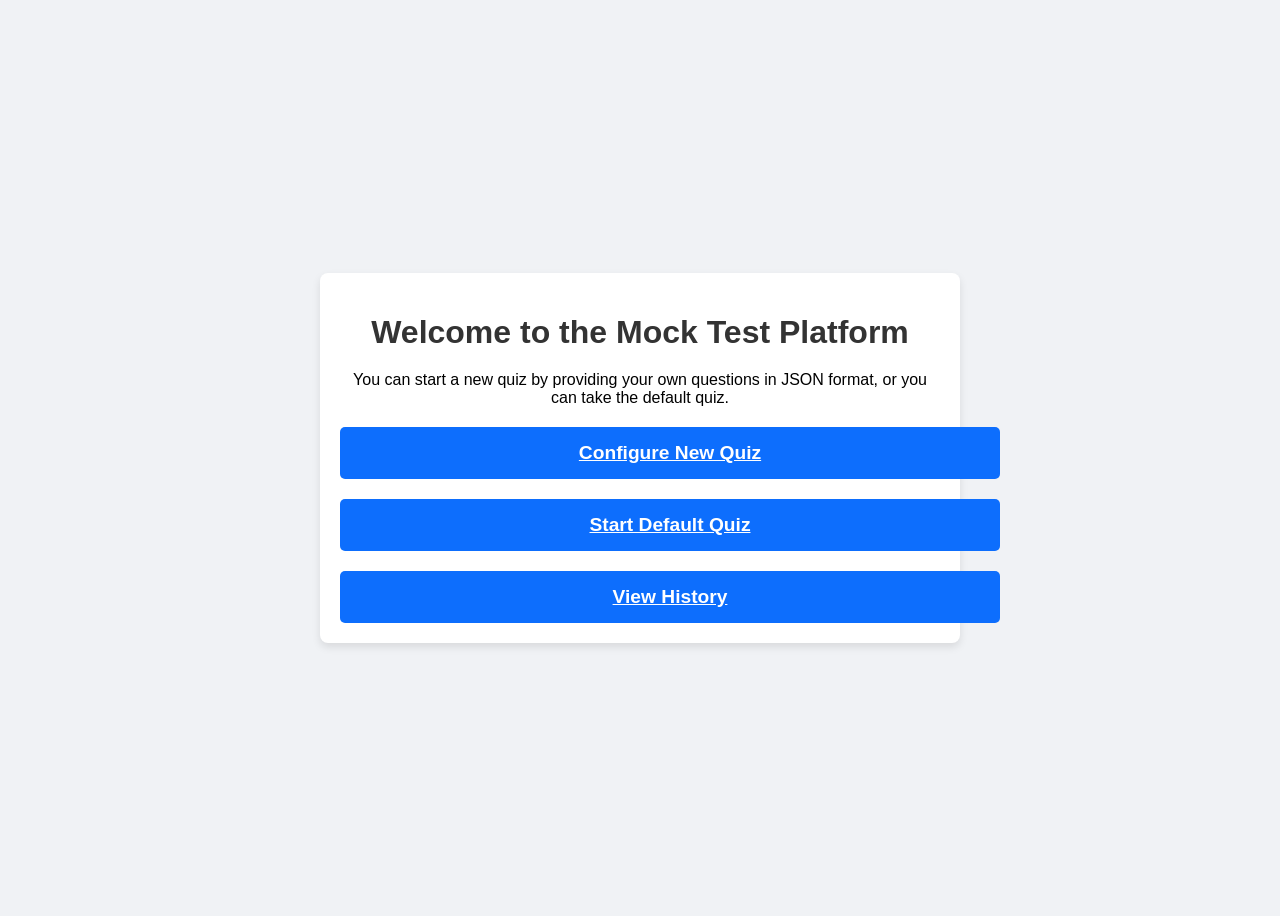
<file: index.html>
<!DOCTYPE html>
<html lang="en">
<head>
    <meta charset="UTF-8">
    <meta name="viewport" content="width=device-width, initial-scale=1.0">
    <title>Welcome to the Mock Test</title>
    <link rel="stylesheet" href="style.css">
    <style>
        body {
            display: flex;
            justify-content: center;
            align-items: center;
            height: 100vh;
            text-align: center;
        }
        .container {
            max-width: 600px;
        }
        .start-btn {
            margin-top: 20px;
            padding: 15px 30px;
            font-size: 1.2em;
        }
    </style>
</head>
<body>
    <div class="container">
        <h1>Welcome to the Mock Test Platform</h1>
        <p>You can start a new quiz by providing your own questions in JSON format, or you can take the default quiz.</p>
        <a href="settings.html" class="start-btn">Configure New Quiz</a>
        <a href="quiz.html" class="start-btn">Start Default Quiz</a>
        <a href="history.html" class="start-btn">View History</a>
    </div>
</body>
</html>
</file>
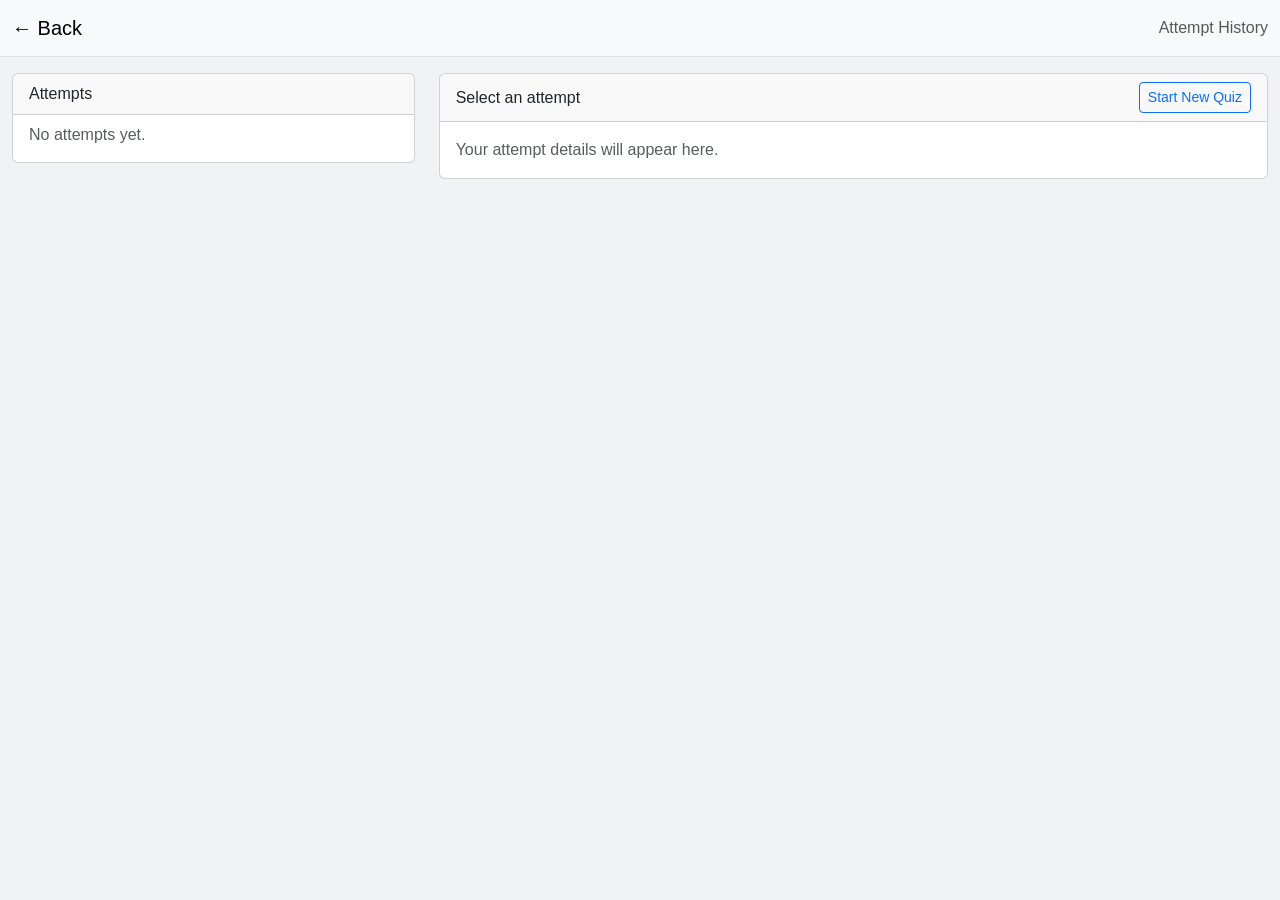
<file: history.html>
<!DOCTYPE html>
<html lang="en">
<head>
  <meta charset="UTF-8" />
  <meta name="viewport" content="width=device-width, initial-scale=1.0" />
  <title>Quiz Attempt History</title>
  <link href="https://cdn.jsdelivr.net/npm/bootstrap@5.3.2/dist/css/bootstrap.min.css" rel="stylesheet">
  <link rel="stylesheet" href="style.css">
</head>
<body>
  <nav class="navbar navbar-light bg-light border-bottom mb-3">
    <div class="container-fluid">
      <a class="navbar-brand" href="index.html">← Back</a>
      <span class="navbar-text">Attempt History</span>
    </div>
  </nav>

  <div class="container-fluid">
    <div class="row">
      <div class="col-md-4 mb-3">
        <div class="card h-100">
          <div class="card-header">Attempts</div>
          <div class="list-group list-group-flush" id="attempts-list">
            <!-- Attempts populated by JS -->
          </div>
        </div>
      </div>
      <div class="col-md-8">
        <div class="card">
          <div class="card-header d-flex justify-content-between align-items-center">
            <span id="attempt-title">Select an attempt</span>
            <a id="retake-link" href="quiz.html" class="btn btn-sm btn-outline-primary">Start New Quiz</a>
          </div>
          <div class="card-body" id="attempt-details">
            <p class="text-muted mb-0">Your attempt details will appear here.</p>
          </div>
        </div>
      </div>
    </div>
  </div>

  <script src="https://cdn.jsdelivr.net/npm/bootstrap@5.3.2/dist/js/bootstrap.bundle.min.js"></script>
  <script src="history.js"></script>
</body>
</html>
</file>
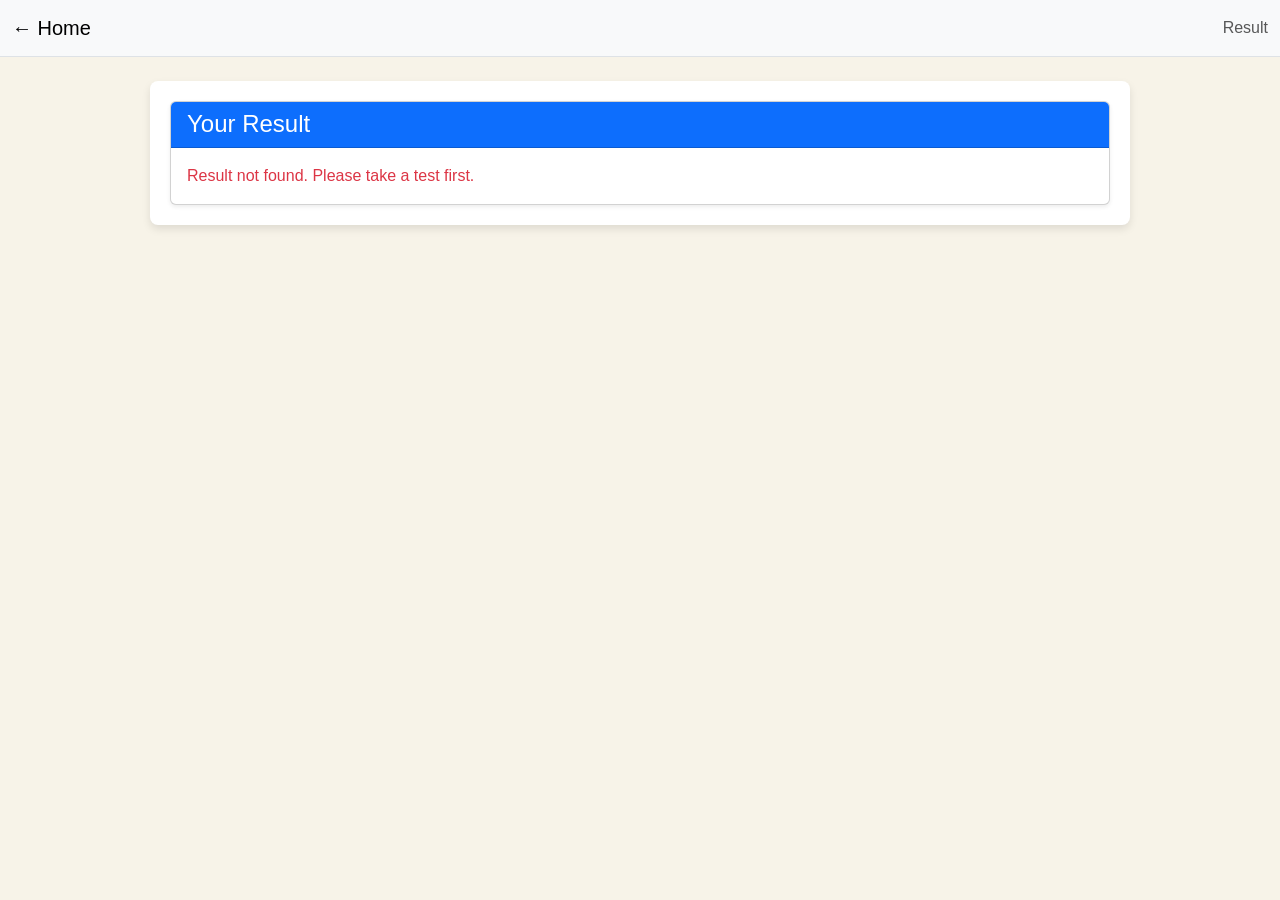
<file: result.html>
<!DOCTYPE html>
<html lang="en">
<head>
  <meta charset="UTF-8" />
  <meta name="viewport" content="width=device-width, initial-scale=1.0" />
  <title>Test Result</title>
  <link href="https://cdn.jsdelivr.net/npm/bootstrap@5.3.2/dist/css/bootstrap.min.css" rel="stylesheet">
  <link rel="stylesheet" href="style.css">
  <style>
    body{background: #f7f3e8}
    .result-card{max-width: 980px; margin: 24px auto}
  </style>
</head>
<body>
  <nav class="navbar navbar-light bg-light border-bottom">
    <div class="container-fluid">
      <a class="navbar-brand" href="index.html">← Home</a>
      <span class="navbar-text">Result</span>
    </div>
  </nav>

  <div class="container result-card">
    <div id="result-container" class="card shadow-sm">
      <div class="card-header bg-primary text-white">
        <h4 class="mb-0">Your Result</h4>
      </div>
      <div class="card-body">
        <p class="text-muted">Loading...</p>
      </div>
    </div>
  </div>

  <script>
    (function(){
      function byId(id){return document.getElementById(id)}
      function qs(sel, scope){return (scope||document).querySelector(sel)}
      function formatTime(seconds){
        const m=Math.floor(seconds/60), s=seconds%60; return `${String(m).padStart(2,'0')}:${String(s).padStart(2,'0')}`;
      }
      function getAttempts(){
        try { return JSON.parse(localStorage.getItem('quizAttempts')||'[]'); }
        catch(e){ return [] }
      }
      function render(){
        const params = new URLSearchParams(location.search);
        const id = params.get('id');
        const attempts = getAttempts();
        const attempt = attempts.find(a=> String(a.id)===String(id));
        const wrap = byId('result-container');
        const body = wrap.querySelector('.card-body');
        if(!attempt){ body.innerHTML = '<p class="text-danger mb-0">Result not found. Please take a test first.</p>'; return; }
        const s = attempt.summary||{};
        const sectionNames = attempt.sections||[];

        const perSection = (()=>{
          // Recompute from stored questions to be accurate
          const bySec = {};
          (attempt.questions||[]).forEach(q=>{ (bySec[q.section]=bySec[q.section]||{total:0,answered:0,correct:0}) ; bySec[q.section].total++; if(q.userAnswer!==null && q.userAnswer!==undefined){bySec[q.section].answered++; if((q.correct_option-1)===q.userAnswer) bySec[q.section].correct++;}});
          return Object.entries(bySec).map(([name,v])=>({
            name, total:v.total, answered:v.answered, correct:v.correct,
            incorrect: Math.max(0, v.answered - v.correct),
            unattempted: Math.max(0, v.total - v.answered)
          }));
        })();

        const perSectionHtml = perSection.map(sec=>`
          <tr>
            <td>${sec.name}</td>
            <td class="text-center">${sec.total}</td>
            <td class="text-center">${sec.answered}</td>
            <td class="text-success text-center fw-bold">${sec.correct}</td>
            <td class="text-danger text-center fw-bold">${sec.incorrect}</td>
            <td class="text-warning text-center fw-bold">${sec.unattempted}</td>
          </tr>
        `).join('');

        body.innerHTML = `
          <div class="row g-3 mb-3 text-center">
            <div class="col-sm-6 col-lg-3">
              <div class="p-3 bg-success-subtle border border-success-subtle rounded-3">
                <div class="text-muted">Correct</div>
                <div class="display-6 text-success">${s.correct ?? '-'}</div>
              </div>
            </div>
            <div class="col-sm-6 col-lg-3">
              <div class="p-3 bg-danger-subtle border border-danger-subtle rounded-3">
                <div class="text-muted">Incorrect</div>
                <div class="display-6 text-danger">${s.incorrect ?? '-'}</div>
              </div>
            </div>
            <div class="col-sm-6 col-lg-3">
              <div class="p-3 bg-warning-subtle border border-warning-subtle rounded-3">
                <div class="text-muted">Unattempted</div>
                <div class="display-6 text-warning">${s.unattempted ?? '-'}</div>
              </div>
            </div>
            <div class="col-sm-6 col-lg-3">
              <div class="p-3 bg-light border rounded-3">
                <div class="text-muted">Attempted</div>
                <div class="display-6">${s.attempted ?? '-'}</div>
              </div>
            </div>
          </div>

          <div class="row g-3 mb-3 text-center">
            <div class="col-sm-6 col-lg-3">
              <div class="p-3 bg-primary-subtle border border-primary-subtle rounded-3">
                <div class="text-muted">Score</div>
                <div class="display-6 text-primary">${s.score ?? '-'}</div>
                <div class="small text-muted">/ ${s.totalQuestions ?? '-'}</div>
              </div>
            </div>
            <div class="col-sm-6 col-lg-3">
              <div class="p-3 bg-secondary-subtle border border-secondary-subtle rounded-3">
                <div class="text-muted">Time</div>
                <div class="display-6">${formatTime(s.timeTaken ?? 0)}</div>
                <div class="small text-muted">/ ${formatTime(s.totalTime ?? 0)}</div>
              </div>
            </div>
          </div>

          <div class="table-responsive mb-3">
            <table class="table table-sm align-middle">
              <thead>
                <tr>
                  <th>Section</th>
                  <th class="text-center">Total</th>
                  <th class="text-center">Answered</th>
                  <th class="text-center">Correct</th>
                  <th class="text-center">Incorrect</th>
                  <th class="text-center">Unattempted</th>
                </tr>
              </thead>
              <tbody>${perSectionHtml}</tbody>
            </table>
          </div>

          <div class="d-flex gap-2">
            <a class="btn btn-primary" href="history.html?id=${attempt.id}">See Solutions</a>
            <a class="btn btn-outline-primary" href="quiz.html">Retake Quiz</a>
            <a class="btn btn-outline-secondary" href="index.html">Home</a>
          </div>
        `;
      }
      document.addEventListener('DOMContentLoaded', render);
    })();
  </script>
</body>
</html>
</file>
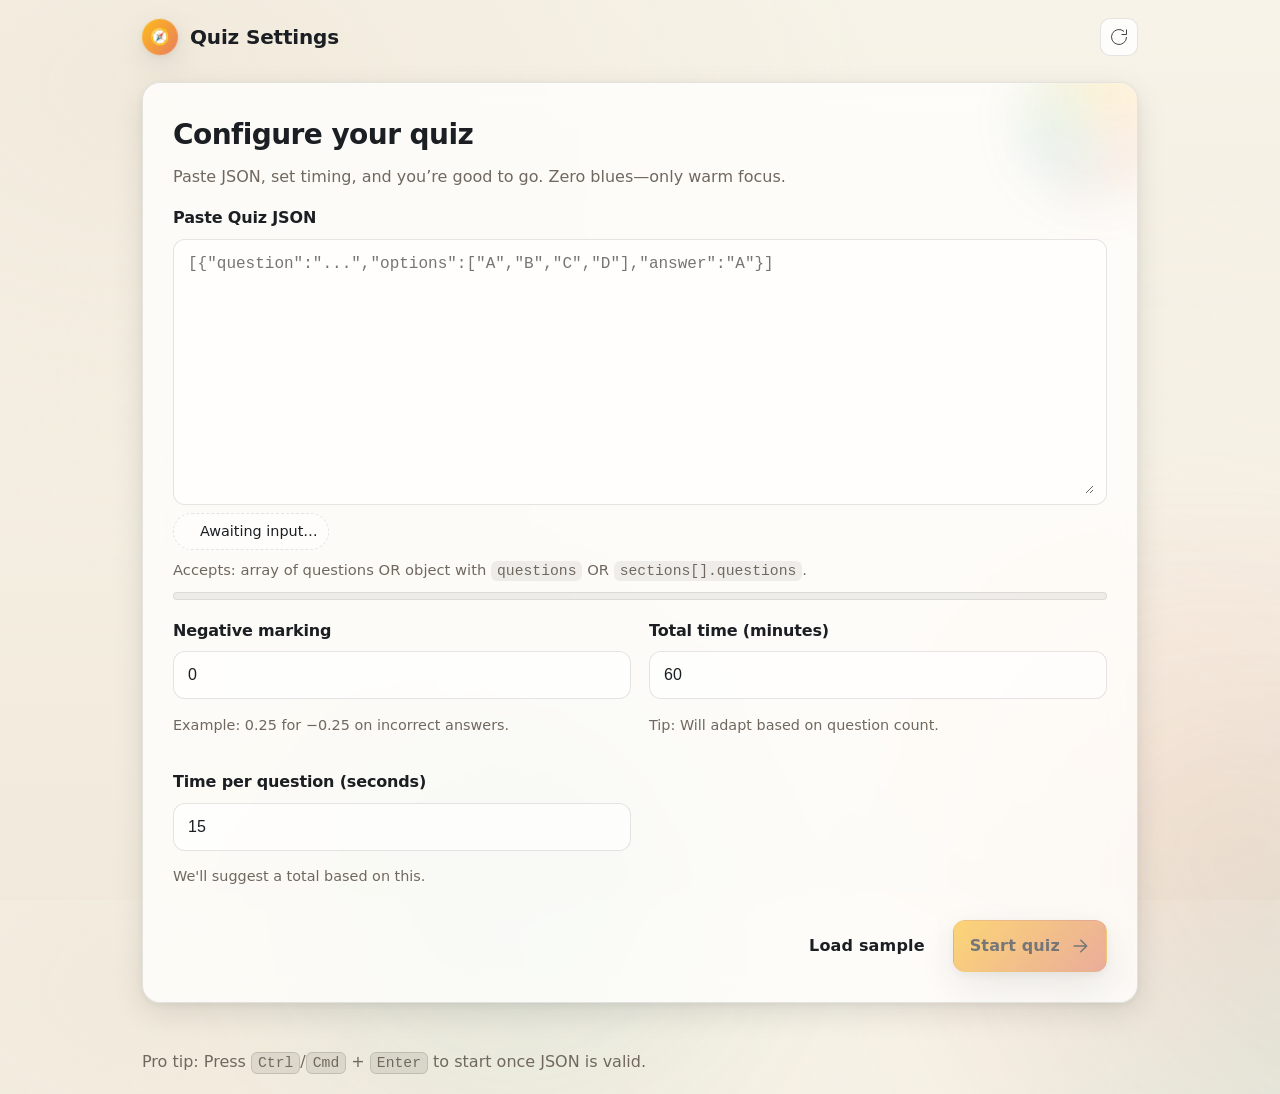
<file: settings.html>
<!DOCTYPE html>
<html lang="en">
<head>
  <meta charset="UTF-8" />
  <meta name="viewport" content="width=device-width, initial-scale=1" />
  <title>Quiz Settings</title>
  <meta name="color-scheme" content="light dark" />
  <style>
    /* ========================================================================
       THEME: Warm neutrals (no blue) with amber, terracotta, emerald accents
       ======================================================================== */

    :root {
      /* Base palette */
      --bg-1: 247 243 232;        /* sand */
      --bg-2: 241 234 220;        /* light sand */
      --fg: 27 31 35;             /* charcoal */
      --muted: 112 104 95;        /* warm gray */
      --card: 255 255 255 / 0.78; /* glass layer */
      --stroke: 0 0 0 / 0.10;

      /* Accents (not blue) */
      --amber: 255 183 3;
      --terracotta: 231 111 81;
      --emerald: 42 157 143;

      /* States */
      --success: 34 197 94;
      --danger: 239 68 68;
      --warn: 245 158 11;

      /* Shadows, radii, misc */
      --shadow-1: 0 10px 30px rgba(0,0,0,0.10), 0 2px 8px rgba(0,0,0,0.06);
      --shadow-2: 0 14px 40px rgba(0,0,0,0.14), 0 3px 10px rgba(0,0,0,0.08);
      --radius-lg: 18px;
      --radius-md: 12px;
      --radius-sm: 8px;
      --spacing: 14px;

      /* Typography */
      --font: ui-sans-serif, system-ui, -apple-system, "Segoe UI", Roboto, "Helvetica Neue", Arial, "Noto Sans", "Apple Color Emoji", "Segoe UI Emoji", "Segoe UI Symbol", "Noto Color Emoji";
      --mono: ui-monospace, SFMono-Regular, Menlo, Monaco, Consolas, "Liberation Mono", "Courier New", monospace;

      /* Motion */
      --ease-1: cubic-bezier(.2,.7,.3,1);
      --ease-2: cubic-bezier(.16,1,.3,1);
      --scale-hover: 1.02;
    }

    @media (prefers-color-scheme: dark) {
      :root {
        --bg-1: 18 18 20;         /* near-black */
        --bg-2: 28 26 24;         /* deep brownish */
        --fg: 235 232 226;        /* light sand text */
        --muted: 170 164 156;
        --card: 255 255 255 / 0.08;
        --stroke: 255 255 255 / 0.12;
        --shadow-1: 0 18px 60px rgba(0,0,0,0.45), 0 6px 20px rgba(0,0,0,0.35);
        --shadow-2: 0 24px 70px rgba(0,0,0,0.55), 0 10px 28px rgba(0,0,0,0.4);
      }
    }

    /* ========================================================================
       BASE RESET
       ======================================================================== */
    * { box-sizing: border-box; }
    html, body { height: 100%; }
    body {
      margin: 0;
      color: rgb(var(--fg));
      font-family: var(--font);
      line-height: 1.6;
      -webkit-font-smoothing: antialiased;
      -moz-osx-font-smoothing: grayscale;
      overflow-x: hidden;
      background:
        radial-gradient(1200px 800px at 12% 10%, rgb(var(--bg-2)), transparent 60%),
        radial-gradient(1300px 900px at 88% 80%, rgb(var(--bg-1)), transparent 60%),
        linear-gradient(180deg, rgb(var(--bg-1)), rgb(var(--bg-2)));
    }

    a { color: inherit; text-decoration: none; }
    button { font: inherit; }

    /* ========================================================================
       ANIMATED BACKDROP BLOBS (amber, terracotta, emerald)
       ======================================================================== */
    .bg::before,
    .bg::after,
    .bg .blob {
      content: "";
      position: fixed;
      width: 60vmax; height: 60vmax;
      filter: blur(48px);
      opacity: 0.55;
      pointer-events: none;
      z-index: 0;
    }
    .bg::before {
      inset: -30vmax auto auto -30vmax;
      background: radial-gradient(circle at 30% 30%, rgba(var(--fg), 0.06), transparent 60%),
                  radial-gradient(circle at 60% 60%, rgba(255, 183, 3, 0.30), transparent 62%);
      animation: float-a 18s var(--ease-1) infinite alternate;
    }
    .bg::after {
      inset: auto -30vmax -30vmax auto;
      background: radial-gradient(circle at 40% 40%, rgba(231, 111, 81, 0.26), transparent 60%),
                  radial-gradient(circle at 70% 70%, rgba(42, 157, 143, 0.24), transparent 62%);
      animation: float-b 22s var(--ease-1) infinite alternate 0.8s;
    }
    .bg .blob {
      top: 55%; left: 10%;
      background: radial-gradient(circle at 50% 50%, rgba(42,157,143,0.18), transparent 60%);
      animation: float-c 26s var(--ease-1) infinite alternate 0.3s;
    }
    @keyframes float-a { from { transform: translate(0,0) scale(1); } to { transform: translate(4vmax,-3vmax) scale(1.06); } }
    @keyframes float-b { from { transform: translate(0,0) scale(1); } to { transform: translate(-3vmax,2vmax) scale(1.07); } }
    @keyframes float-c { from { transform: translate(0,0) scale(1); } to { transform: translate(2vmax,-2vmax) scale(1.05); } }

    /* ========================================================================
       LAYOUT: Header / Container / Footer
       ======================================================================== */
    .site-header, .site-footer {
      max-width: 1024px;
      margin: 0 auto;
      padding: 18px var(--spacing);
      display: flex; align-items: center; justify-content: space-between;
      position: relative; z-index: 2;
    }
    .brand {
      display: flex; align-items: center; gap: 12px;
      letter-spacing: -0.01em;
      user-select: none;
    }
    .logo {
      width: 36px; height: 36px;
      display: grid; place-items: center;
      border-radius: 50%;
      background: linear-gradient(135deg, rgba(255,183,3,0.9), rgba(231,111,81,0.9));
      color: #1b1f23;
      box-shadow: var(--shadow-1);
      transform: rotate(-6deg);
      animation: pop-in 700ms var(--ease-2) both;
      font-weight: 800;
    }
    @keyframes pop-in {
      0% { transform: scale(0.8) rotate(-12deg); opacity: 0; }
      100% { transform: scale(1) rotate(-6deg); opacity: 1; }
    }
    .brand-text { font-weight: 800; font-size: 20px; }

    .container {
      max-width: 1024px;
      margin: 8px auto 28px;
      padding: 0 var(--spacing);
      position: relative; z-index: 2;
    }

    /* ========================================================================
       CARD (glassmorphism)
       ======================================================================== */
    .card {
      background: color-mix(in oklab, rgb(var(--card)) 100%, transparent);
      backdrop-filter: saturate(140%) blur(12px);
      border: 1px solid rgb(var(--stroke));
      border-radius: var(--radius-lg);
      box-shadow: var(--shadow-1);
      padding: clamp(18px, 3vw, 30px);
      overflow: hidden;
      transform-origin: center top;
      animation: card-in 700ms var(--ease-2) both;
    }
    @keyframes card-in {
      0% { opacity: 0; transform: translateY(12px) scale(0.992); }
      100% { opacity: 1; transform: translateY(0) scale(1); }
    }

    .card-header { margin-bottom: 12px; }
    h1 {
      margin: 0 0 6px 0;
      font-size: clamp(22px, 2.6vw, 28px);
      letter-spacing: -0.02em;
    }
    .subtitle { margin: 0; color: rgb(var(--muted)); }

    /* ========================================================================
       FORM GRID
       ======================================================================== */
    .form-grid {
      display: grid;
      grid-template-columns: repeat(12, 1fr);
      gap: 18px;
      margin-top: 16px;
    }
    .field { grid-column: span 6; }
    .field.full { grid-column: 1 / -1; }

    @media (max-width: 820px) {
      .field { grid-column: 1 / -1; }
    }

    label {
      display: inline-block;
      font-weight: 700;
      margin-bottom: 8px;
      letter-spacing: -0.01em;
    }
    .help {
      margin-top: 8px;
      font-size: 0.92rem;
      color: rgb(var(--muted));
    }

    /* ========================================================================
       INPUTS
       ======================================================================== */
    .input-wrap {
      position: relative;
      display: flex;
      align-items: center;
      gap: 10px;
      background: rgba(255,255,255,0.6);
      border: 1px solid rgb(var(--stroke));
      border-radius: var(--radius-md);
      padding: 10px 12px;
      transition: border-color .2s var(--ease-1), box-shadow .2s var(--ease-1), transform .1s var(--ease-1);
    }
    @media (prefers-color-scheme: dark) {
      .input-wrap { background: rgba(255,255,255,0.05); }
    }
    .input-wrap:focus-within {
      border-color: rgba(var(--fg), 0.25);
      box-shadow: 0 0 0 4px rgba(255,183,3,0.18), 0 1px 0 rgba(0,0,0,0.04) inset;
      transform: translateY(-1px);
    }

    textarea, input[type="number"] {
      width: 100%;
      background: transparent;
      border: none;
      outline: none;
      color: rgb(var(--fg));
      font-size: 16px;
      line-height: 1.5;
    }

    textarea {
      resize: vertical;
      min-height: 160px;
      font-family: var(--mono);
    }

    .input-meta {
      display: flex;
      align-items: center;
      justify-content: space-between;
      gap: 10px;
      margin-top: 8px;
      font-size: 0.9rem;
    }
    .status {
      display: inline-flex;
      align-items: center;
      gap: 8px;
      padding: 6px 10px;
      border-radius: 999px;
      border: 1px dashed rgb(var(--stroke));
      background: rgba(255,255,255,0.5);
    }
    @media (prefers-color-scheme: dark) {
      .status { background: rgba(255,255,255,0.06); }
    }
    .status-dot {
      width: 8px; height: 8px; border-radius: 50%;
      box-shadow: 0 0 0 0 rgba(0,0,0,0.1);
      transform: translateZ(0);
    }
    .status.ok { border-color: rgba(var(--success),0.5); }
    .status.ok .status-dot { background: rgb(var(--success)); animation: pulse-ok 1.6s ease-out infinite; }
    .status.warn { border-color: rgba(var(--warn),0.5); }
    .status.warn .status-dot { background: rgb(var(--warn)); animation: pulse-warn 1.6s ease-out infinite; }
    .status.err { border-color: rgba(var(--danger),0.5); }
    .status.err .status-dot { background: rgb(var(--danger)); animation: pulse-err 1.6s ease-out infinite; }

    @keyframes pulse-ok {
      0% { box-shadow: 0 0 0 0 rgba(34,197,94,0.4); }
      100% { box-shadow: 0 0 0 10px rgba(34,197,94,0); }
    }
    @keyframes pulse-warn {
      0% { box-shadow: 0 0 0 0 rgba(245,158,11,0.4); }
      100% { box-shadow: 0 0 0 10px rgba(245,158,11,0); }
    }
    @keyframes pulse-err {
      0% { box-shadow: 0 0 0 0 rgba(239,68,68,0.4); }
      100% { box-shadow: 0 0 0 10px rgba(239,68,68,0); }
    }

    .muted { color: rgb(var(--muted)); }
    .hint { color: rgb(var(--muted)); font-size: 0.9rem; }

    /* Number input tweaks */
    input[type="number"]::-webkit-outer-spin-button,
    input[type="number"]::-webkit-inner-spin-button { -webkit-appearance: none; margin: 0; }
    input[type="number"] { -moz-appearance: textfield; }

    /* ========================================================================
       BUTTONS
       ======================================================================== */
    .actions { display: flex; gap: 12px; }
    .actions.full { grid-column: 1 / -1; justify-content: flex-end; }

    .btn {
      --btn-bg: linear-gradient(135deg, rgba(255,183,3,0.95), rgba(231,111,81,0.95));
      --btn-bg-hover: linear-gradient(135deg, rgba(255,183,3,1), rgba(231,111,81,1));
      --btn-fg: #1b1f23;
      padding: 12px 16px;
      border-radius: 12px;
      border: 1px solid rgba(0,0,0,0.06);
      background: var(--btn-bg);
      color: var(--btn-fg);
      font-weight: 800;
      letter-spacing: .01em;
      display: inline-flex; align-items: center; gap: 10px;
      cursor: pointer;
      box-shadow: var(--shadow-2);
      transform: translateZ(0);
      transition: transform .15s var(--ease-2), filter .2s var(--ease-1), box-shadow .2s var(--ease-1);
    }
    .btn:hover { transform: translateY(-1px) scale(var(--scale-hover)); filter: saturate(1.05); }
    .btn:active { transform: translateY(0); }
    .btn:disabled { opacity: 0.6; cursor: not-allowed; filter: grayscale(0.1); }

    .btn-outline {
      background: transparent;
      color: rgb(var(--fg));
      border: 1px solid rgba(var(--fg), 0.18);
      box-shadow: none;
    }
    .btn-outline:hover {
      border-color: rgba(255,183,3,0.6);
      background: rgba(255,183,3,0.12);
    }

    .btn .icon {
      width: 20px; height: 20px;
      stroke: currentColor;
      stroke-width: 1.8;
    }

    /* Shimmer underline interaction for links/buttons with data-underline */
    [data-underline] {
      position: relative;
    }
    [data-underline]::after {
      content: "";
      position: absolute;
      left: 0; right: 0; bottom: -2px; height: 2px;
      border-radius: 2px;
      background: linear-gradient(90deg, rgba(255,183,3,0), rgba(255,183,3,0.9), rgba(231,111,81,0));
      transform: scaleX(0);
      transform-origin: left;
      transition: transform .25s var(--ease-2);
    }
    [data-underline]:hover::after { transform: scaleX(1); }

    /* ========================================================================
       TOAST
       ======================================================================== */
    #toast {
      position: fixed;
      left: 50%; bottom: 24px; transform: translateX(-50%) translateY(12px);
      background: color-mix(in oklab, rgba(255,183,3,0.96) 70%, rgba(231,111,81,0.96));
      color: #1b1f23;
      border-radius: 999px;
      padding: 10px 16px;
      display: flex; align-items: center; gap: 10px;
      border: 1px solid rgba(0,0,0,0.06);
      box-shadow: var(--shadow-2);
      opacity: 0; pointer-events: none; z-index: 50;
      transition: opacity .25s var(--ease-2), transform .25s var(--ease-2);
    }
    #toast.show { opacity: 1; transform: translateX(-50%) translateY(0); }

    /* ========================================================================
       DECORATIVE CORNER ORNAMENT (subtle)
       ======================================================================== */
    .card::after {
      content: "";
      position: absolute;
      top: -40px; right: -40px;
      width: 160px; height: 160px;
      background:
        conic-gradient(from 0deg, rgba(255,183,3,0.24), rgba(231,111,81,0.18), rgba(42,157,143,0.18), rgba(255,183,3,0.24));
      border-radius: 50%;
      filter: blur(24px) saturate(1.1);
      opacity: 0.6;
      transform: rotate(12deg);
      pointer-events: none;
    }

    /* ========================================================================
       UTILITIES (spacing, typography, layout helpers)
       ======================================================================== */
    .grid {
      display: grid;
      gap: 16px;
    }
    .flex { display: flex; }
    .items-center { align-items: center; }
    .justify-between { justify-content: space-between; }
    .gap-8 { gap: 8px; }
    .gap-12 { gap: 12px; }
    .gap-16 { gap: 16px; }
    .mt-8 { margin-top: 8px; }
    .mt-12 { margin-top: 12px; }
    .mt-16 { margin-top: 16px; }
    .mt-24 { margin-top: 24px; }
    .mb-0 { margin-bottom: 0; }
    .mb-8 { margin-bottom: 8px; }
    .mb-12 { margin-bottom: 12px; }
    .w-full { width: 100%; }
    .text-center { text-align: center; }
    .text-muted { color: rgb(var(--muted)); }
    .rounded { border-radius: var(--radius-md); }
    .shadow-1 { box-shadow: var(--shadow-1); }
    .shadow-2 { box-shadow: var(--shadow-2); }

    /* ========================================================================
       FORM FEEDBACK BADGES
       ======================================================================== */
    .badge {
      display: inline-flex; align-items: center; gap: 8px;
      padding: 6px 10px;
      border-radius: 999px;
      border: 1px solid rgb(var(--stroke));
      font-size: 0.9rem;
    }
    .badge .dot { width: 8px; height: 8px; border-radius: 50%; }
    .badge.ok { background: rgba(34,197,94,0.12); border-color: rgba(34,197,94,0.4); }
    .badge.ok .dot { background: rgb(var(--success)); }
    .badge.warn { background: rgba(245,158,11,0.12); border-color: rgba(245,158,11,0.4); }
    .badge.warn .dot { background: rgb(var(--warn)); }
    .badge.err { background: rgba(239,68,68,0.12); border-color: rgba(239,68,68,0.4); }
    .badge.err .dot { background: rgb(var(--danger)); }

    /* ========================================================================
       FOCUS RING FOR KEYBOARD USERS
       ======================================================================== */
    :focus-visible {
      outline: 2px solid rgba(255,183,3,0.9);
      outline-offset: 2px;
      border-radius: 8px;
    }

    /* ========================================================================
       KEYBOARD HINT
       ======================================================================== */
    kbd {
      background: rgba(0,0,0,0.08);
      border: 1px solid rgba(0,0,0,0.12);
      padding: 2px 6px;
      border-radius: 6px;
      font-family: var(--mono);
      font-size: .92em;
    }
    @media (prefers-color-scheme: dark) {
      kbd {
        background: rgba(255,255,255,0.08);
        border-color: rgba(255,255,255,0.18);
      }
    }

    /* ========================================================================
       HEADER ACTIONS (optional secondary buttons)
       ======================================================================== */
    .header-actions {
      display: flex; align-items: center; gap: 10px;
    }
    .icon-btn {
      border: 1px solid rgb(var(--stroke));
      background: color-mix(in oklab, rgb(var(--card)) 100%, transparent);
      color: rgb(var(--fg));
      border-radius: 10px; padding: 8px; cursor: pointer;
      display: inline-flex; align-items: center; justify-content: center;
      transition: transform .15s ease, background .2s ease, border-color .2s ease;
    }
    .icon-btn:hover { transform: translateY(-1px); border-color: color-mix(in oklab, rgb(var(--fg)) 10%, rgb(var(--stroke))); }
    .icon { width: 20px; height: 20px; }

    /* ========================================================================
       FORM SPECIFIC HINTS
       ======================================================================== */
    .hints {
      display: grid;
      gap: 8px;
      margin-top: 8px;
      font-size: 0.92rem;
      color: rgb(var(--muted));
    }

    /* ========================================================================
       PAGE FOOTER
       ======================================================================== */
    .site-footer p { margin: 0; }

    /* ========================================================================
       STAGGERED APPEAR ANIMATIONS FOR FIELDS
       ======================================================================== */
    .field { opacity: 0; transform: translateY(8px); animation: field-in .6s var(--ease-2) forwards; }
    .field:nth-child(1) { animation-delay: .06s; }
    .field:nth-child(2) { animation-delay: .10s; }
    .field:nth-child(3) { animation-delay: .14s; }
    .field:nth-child(4) { animation-delay: .18s; }
    .field:nth-child(5) { animation-delay: .22s; }
    @keyframes field-in {
      to { opacity: 1; transform: translateY(0); }
    }

    /* ========================================================================
       PROGRESS BAR (dynamic suggestion sync)
       ======================================================================== */
    .progress {
      position: relative; height: 8px; background: rgba(0,0,0,0.06); border-radius: 999px; overflow: hidden;
      border: 1px solid rgba(0,0,0,0.08);
    }
    @media (prefers-color-scheme: dark) {
      .progress { background: rgba(255,255,255,0.06); border-color: rgba(255,255,255,0.12); }
    }
    .progress > .bar {
      position: absolute; left: 0; top: 0; bottom: 0; width: 0%;
      background: linear-gradient(90deg, rgba(255,183,3,1), rgba(231,111,81,1), rgba(42,157,143,1));
      transition: width .4s var(--ease-2);
    }

    /* ========================================================================
       BAD INPUT EFFECT
       ======================================================================== */
    .shake {
      animation: shake .4s ease both;
    }
    @keyframes shake {
      10%, 90% { transform: translateX(-1px); }
      20%, 80% { transform: translateX(2px); }
      30%, 50%, 70% { transform: translateX(-4px); }
      40%, 60% { transform: translateX(4px); }
    }

    /* ========================================================================
       CODE STYLE IN HELP TEXT
       ======================================================================== */
    code {
      background: rgba(0,0,0,0.06);
      color: inherit;
      border-radius: 6px;
      padding: 2px 6px;
      font-family: var(--mono);
    }
    @media (prefers-color-scheme: dark) {
      code { background: rgba(255,255,255,0.06); }
    }

    /* ========================================================================
       RESPONSIVE TWEAKS
       ======================================================================== */
    @media (max-width: 560px) {
      .site-header, .site-footer { padding: 14px var(--spacing); }
      .logo { width: 32px; height: 32px; }
      .brand-text { font-size: 18px; }
      .btn { width: 100%; justify-content: center; }
    }

    /* ========================================================================
       EXTRA: SUBTLE GLOW ON HOVER AROUND CARD
       ======================================================================== */
    .card:hover {
      box-shadow: 0 0 0 1px rgba(255,183,3,0.10), 0 22px 70px rgba(0,0,0,0.18);
    }
  </style>
</head>
<body>
  <!-- Animated background blobs -->
  <div class="bg"><i class="blob"></i></div>

  <header class="site-header">
    <div class="brand">
      <div class="logo" aria-hidden="true">🧭</div>
      <div class="brand-text">Quiz Settings</div>
    </div>
    <div class="header-actions">
      <button class="icon-btn" id="reset-btn" title="Reset form" aria-label="Reset form">
        <svg class="icon" viewBox="0 0 24 24" fill="none" stroke="currentColor" aria-hidden="true">
          <path d="M21 12a9 9 0 1 1-3-6.7" />
          <path d="M21 3v6h-6" />
        </svg>
      </button>
    </div>
  </header>

  <main class="container">
    <section class="card" role="region" aria-labelledby="title">
      <div class="card-header">
        <h1 id="title">Configure your quiz</h1>
        <p class="subtitle">Paste JSON, set timing, and you’re good to go. Zero blues—only warm focus.</p>
      </div>

      <form id="settings-form" novalidate>
        <div class="form-grid">
          <div class="field full">
            <label for="json-input">Paste Quiz JSON</label>
            <div class="input-wrap">
              <textarea id="json-input" rows="10" required placeholder='[{"question":"...","options":["A","B","C","D"],"answer":"A"}]'></textarea>
            </div>
            <div class="input-meta">
              <span id="json-status" class="status"><span class="status-dot"></span> Awaiting input…</span>
              <span id="question-count" class="muted"></span>
            </div>
            <div class="hints">
              <div>Accepts: array of questions OR object with <code>questions</code> OR <code>sections[].questions</code>.</div>
              <div class="progress" aria-hidden="true"><div class="bar" id="progress-bar"></div></div>
            </div>
          </div>

          <div class="field">
            <label for="negative-marking">Negative marking</label>
            <div class="input-wrap">
              <input type="number" id="negative-marking" value="0" step="0.25" min="0" inputmode="decimal" />
            </div>
            <p class="hint">Example: 0.25 for −0.25 on incorrect answers.</p>
          </div>

          <div class="field">
            <label for="total-time">Total time (minutes)</label>
            <div class="input-wrap">
              <input type="number" id="total-time" value="60" min="1" step="1" inputmode="numeric" />
            </div>
            <p id="total-time-hint" class="hint">Tip: Will adapt based on question count.</p>
          </div>

          <div class="field">
            <label for="time-per-question">Time per question (seconds)</label>
            <div class="input-wrap">
              <input type="number" id="time-per-question" value="15" min="1" step="1" inputmode="numeric" />
            </div>
            <p id="tpq-hint" class="hint">We'll suggest a total based on this.</p>
          </div>

          <div class="actions full">
            <button type="button" class="btn btn-outline" id="sample-btn" data-underline>Load sample</button>
            <button type="submit" class="btn" id="start-btn" disabled>
              <span class="btn-label">Start quiz</span>
              <svg class="icon" viewBox="0 0 24 24" fill="none" aria-hidden="true">
                <path stroke-linecap="round" stroke-linejoin="round" d="M5 12h14M13 5l7 7-7 7"/>
              </svg>
            </button>
          </div>
        </div>
      </form>
    </section>
  </main>

  <div id="toast" role="status" aria-live="polite" aria-atomic="true"></div>

  <footer class="site-footer">
    <p class="text-muted">Pro tip: Press <kbd>Ctrl</kbd>/<kbd>Cmd</kbd> + <kbd>Enter</kbd> to start once JSON is valid.</p>
  </footer>

  <script>
    // Elements
    const form = document.getElementById('settings-form');
    const jsonInput = document.getElementById('json-input');
    const jsonStatus = document.getElementById('json-status');
    const qCountEl = document.getElementById('question-count');
    const negInput = document.getElementById('negative-marking');
    const totalTimeInput = document.getElementById('total-time');
    const tpqInput = document.getElementById('time-per-question');
    const startBtn = document.getElementById('start-btn');
    const toast = document.getElementById('toast');
    const progressBar = document.getElementById('progress-bar');
    const totalTimeHint = document.getElementById('total-time-hint');
    const tpqHint = document.getElementById('tpq-hint');
    const sampleBtn = document.getElementById('sample-btn');
    const resetBtn = document.getElementById('reset-btn');

    // Persistence
    const KEYS = {
      json: 'quiz_settings_json',
      neg: 'quiz_settings_negative',
      total: 'quiz_settings_total',
      tpq: 'quiz_settings_tpq'
    };

    // Helpers
    const clamp = (n, min, max) => Math.max(min, Math.min(max, n));

    function showToast(msg) {
      toast.textContent = msg;
      toast.classList.add('show');
      setTimeout(() => toast.classList.remove('show'), 2000);
    }

    function getQuestionsCount(data) {
      if (Array.isArray(data)) return data.length;
      if (data && Array.isArray(data.questions)) return data.questions.length;
      if (data && Array.isArray(data.sections)) {
        return data.sections.reduce((acc, s) => acc + (Array.isArray(s.questions) ? s.questions.length : 0), 0);
      }
      return 0;
    }

    // Normalize various input shapes to the quiz runtime schema:
    // [{ id?, section, question, options, correct_option? }]
    function normalizeQuestions(data) {
      let flat = [];
      if (Array.isArray(data)) {
        flat = data;
      } else if (data && Array.isArray(data.questions)) {
        flat = data.questions;
      } else if (data && Array.isArray(data.sections)) {
        flat = data.sections.flatMap(sec => {
          const secName = sec.section || sec.name || 'Section';
          const qs = Array.isArray(sec.questions) ? sec.questions : [];
          return qs.map(q => ({ ...q, section: q.section || secName }));
        });
      }

      // Map to desired fields and coerce types
      return flat.map((q, idx) => {
        const section = q.section || 'General';
        const question = q.question || q.ques || '';
        const options = Array.isArray(q.options) ? q.options : (Array.isArray(q.choices) ? q.choices : []);
        // Accept either 1-based numeric correct_option, 0-based index, or answer string matching option
        let correctOption = null;
        if (typeof q.correct_option === 'number') {
          correctOption = q.correct_option; // assume 1-based as per sample.json
        } else if (typeof q.correctIndex === 'number') {
          correctOption = q.correctIndex + 1; // convert 0-based to 1-based
        } else if (typeof q.answer === 'string' && options.length) {
          const idxInOpts = options.findIndex(o => String(o).trim() === q.answer.trim());
          correctOption = idxInOpts >= 0 ? idxInOpts + 1 : null;
        } else if (q.answerIndex != null) {
          const num = Number(q.answerIndex);
          correctOption = Number.isFinite(num) ? num + 1 : null;
        }

        return {
          id: q.id != null ? q.id : idx + 1,
          section,
          question,
          options,
          correct_option: correctOption
        };
      });
    }

    function setStatus(type, text) {
      jsonStatus.className = 'status ' + type;
      jsonStatus.innerHTML = '<span class="status-dot"></span>' + text;
    }

    function updateHints(qCount) {
      const tpq = clamp(parseInt(tpqInput.value || 0, 10), 1, 10000);
      const suggestedSeconds = qCount * tpq;
      const suggestedMinutes = Math.ceil(suggestedSeconds / 60);
      tpqHint.textContent = qCount > 0
        ? `With ${tpq}s per question × ${qCount} questions = ~${suggestedMinutes} min total.`
        : 'We\'ll suggest a total based on this.';
      const total = clamp(parseInt(totalTimeInput.value || 0, 10), 1, 100000);
      const avgPerQ = qCount > 0 ? Math.floor((total * 60) / qCount) : 0;
      totalTimeHint.textContent = qCount > 0
        ? `At ${total} min total, that\'s ~${avgPerQ}s per question for ${qCount} questions.`
        : 'Tip: Will adapt based on question count.';
    }

    function updateProgress(qCount) {
      const width = clamp((qCount / 50) * 100, 0, 100); // cap at 50 for bar fill reference
      progressBar.style.width = width + '%';
    }

    function validateJSON() {
      const raw = jsonInput.value.trim();
      if (!raw) {
        setStatus('', 'Awaiting input…');
        qCountEl.textContent = '';
        startBtn.disabled = true;
        updateProgress(0);
        return;
      }
      try {
        const data = JSON.parse(raw);
        const qCount = getQuestionsCount(data);
        if (qCount > 0) {
          setStatus('ok', 'JSON valid');
          qCountEl.textContent = `${qCount} question${qCount !== 1 ? 's' : ''} detected`;
          startBtn.disabled = false;
          updateHints(qCount);
          updateProgress(qCount);
        } else {
          setStatus('warn', 'JSON valid but no questions found');
          qCountEl.textContent = '';
          startBtn.disabled = true;
          updateProgress(0);
        }
      } catch (e) {
        setStatus('err', 'Invalid JSON');
        qCountEl.textContent = '';
        startBtn.disabled = true;
        updateProgress(0);
      }
    }

    // Load persisted values
    (function init() {
      const savedJson = localStorage.getItem(KEYS.json);
      const savedNeg = localStorage.getItem(KEYS.neg);
      const savedTotal = localStorage.getItem(KEYS.total);
      const savedTpq = localStorage.getItem(KEYS.tpq);
      if (savedJson) jsonInput.value = savedJson;
      if (savedNeg !== null) negInput.value = savedNeg;
      if (savedTotal !== null) totalTimeInput.value = savedTotal;
      if (savedTpq !== null) tpqInput.value = savedTpq;
      validateJSON();
    })();

    // Events
    jsonInput.addEventListener('input', () => {
      localStorage.setItem(KEYS.json, jsonInput.value);
      validateJSON();
    });
    [negInput, totalTimeInput, tpqInput].forEach(el => {
      el.addEventListener('input', () => {
        localStorage.setItem(KEYS.neg, negInput.value);
        localStorage.setItem(KEYS.total, totalTimeInput.value);
        localStorage.setItem(KEYS.tpq, tpqInput.value);
        // Recompute hints on timing changes
        try {
          const data = JSON.parse(jsonInput.value || 'null');
          updateHints(getQuestionsCount(data));
        } catch { /* ignore */ }
      });
    });

    form.addEventListener('submit', e => {
      e.preventDefault();
      // Validate once more
      try {
        const data = JSON.parse(jsonInput.value.trim());
        const qCount = getQuestionsCount(data);
        if (qCount === 0) {
          jsonInput.parentElement.classList.add('shake');
          setTimeout(() => jsonInput.parentElement.classList.remove('shake'), 400);
          setStatus('warn', 'No questions found');
          return;
        }
        const normalized = normalizeQuestions(data);
        // Persist for quiz runtime
        localStorage.setItem('quizQuestions', JSON.stringify(normalized));
        localStorage.setItem('quizSettings', JSON.stringify({
          negativeMarking: parseFloat(negInput.value || '0') || 0,
          totalTime: parseInt(totalTimeInput.value || '60', 10) || 60,
          timePerQuestion: parseInt(tpqInput.value || '15', 10) || 15
        }));
        showToast('Starting quiz with ' + normalized.length + ' questions');
        // Navigate to quiz
        setTimeout(() => { window.location.href = 'quiz.html'; }, 300);
      } catch (err) {
        jsonInput.parentElement.classList.add('shake');
        setTimeout(() => jsonInput.parentElement.classList.remove('shake'), 400);
        setStatus('err', 'Invalid JSON');
      }
    });

    // Keyboard shortcut: Ctrl/Cmd + Enter
    document.addEventListener('keydown', (e) => {
      if ((e.ctrlKey || e.metaKey) && e.key === 'Enter') {
        if (!startBtn.disabled) startBtn.click();
      }
    });

    // Sample loader - fetch sample.json if available, fallback to a tiny inline sample
    sampleBtn.addEventListener('click', async () => {
      try {
        const res = await fetch('sample.json', { cache: 'no-store' });
        if (!res.ok) throw new Error('HTTP ' + res.status);
        const sample = await res.json();
        jsonInput.value = JSON.stringify(sample, null, 2);
      } catch {
        const sample = [
          { id: 1, section: 'General Awareness', question: 'Sample Q1?', options: ['A','B','C','D'], correct_option: 2 },
          { id: 2, section: 'Quantitative Aptitude', question: 'Sample Q2?', options: ['1','2','3','4'], correct_option: 4 }
        ];
        jsonInput.value = JSON.stringify(sample, null, 2);
      }
      localStorage.setItem(KEYS.json, jsonInput.value);
      validateJSON();
      showToast('Loaded sample JSON');
    });

    // Reset
    resetBtn.addEventListener('click', () => {
      jsonInput.value = '';
      negInput.value = 0;
      totalTimeInput.value = 60;
      tpqInput.value = 15;
      Object.values(KEYS).forEach(k => localStorage.removeItem(k));
      validateJSON();
      showToast('Form reset');
    });
  </script>
</body>
</html>
</file>
<file: style.css>
body {
    background-color: #f0f2f5;
    font-family: Arial, sans-serif;
}

.timer-container {
    text-align: center;
}

.timer-box {
    background-color: #333;
    color: white;
    padding: 5px 15px;
    border-radius: 5px;
    font-size: 1.2rem;
    font-weight: bold;
    letter-spacing: 2px;
}

.question-area {
    border: 1px solid #ddd;
    border-radius: 5px;
}

.right-panel {
    border: 1px solid #ddd;
    border-radius: 5px;
    position: sticky;
    top: 20px;
    height: calc(100vh - 100px); /* Adjust as needed */
    overflow-y: auto;
}

.nav-tabs .nav-link.active {
    border-bottom: 3px solid #0d6efd;
    color: #000;
    font-weight: bold;
}

.nav-tabs .nav-link {
    color: #6c757d;
}

.option {
    display: flex;
    align-items: center;
    margin-bottom: 15px;
    padding: 10px;
    border: 1px solid #e0e0e0;
    border-radius: 5px;
    cursor: pointer;
}

.option:hover {
    background-color: #f8f9fa;
}

.option input[type="radio"] {
    margin-right: 15px;
    width: 20px;
    height: 20px;
}

.legend .legend-item {
    display: flex;
    align-items: center;
    font-size: 0.8rem;
    margin: 2px;
}

.legend .box {
    width: 20px;
    height: 20px;
    border: 1px solid #ccc;
    margin-right: 5px;
    display: inline-block;
    vertical-align: middle;
}

.legend .answered { background-color: #28a745; }
.legend .not-answered { background-color: #dc3545; }
.legend .not-visited { background-color: #f8f9fa; }
.legend .marked { background-color: #6f42c1; border-radius: 50%;}
.legend .marked-answered {
    background-color: #6f42c1;
    border-radius: 50%;
    position: relative;
    color: white;
}
.legend .marked-answered::after {
    content: '✔';
    font-size: 12px;
    position: absolute;
    top: 50%;
    left: 50%;
    transform: translate(-50%, -50%);
    color: #28a745;
}

.question-palette {
    display: flex;
    flex-wrap: wrap;
    gap: 8px;
    max-height: 400px; /* Adjust as needed */
    overflow-y: auto;
}

.palette-button {
    width: 40px;
    height: 40px;
    display: flex;
    align-items: center;
    justify-content: center;
    border: 1px solid #ccc;
    border-radius: 4px;
    cursor: pointer;
    font-weight: bold;
    background-color: #f8f9fa; /* Not Visited */
    color: #333;
    position: relative;
}

.palette-button.active {
    border: 2px solid #0d6efd;
    transform: scale(1.1);
}

.palette-button.not-visited { background-color: #f8f9fa; color: #333; }
.palette-button.not-answered { background-color: #dc3545; color: white; }
.palette-button.answered { background-color: #28a745; color: white; }
.palette-button.marked { background-color: #6f42c1; color: white; border-radius: 50%; }
.palette-button.marked-answered {
    background-color: #6f42c1;
    color: white;
    border-radius: 50%;
}
.palette-button.marked-answered::after {
    content: "check_circle";
    font-family: 'Material Icons';
    font-size: 14px;
    color: #28a745;
    position: absolute;
    bottom: -2px;
    right: -2px;
    background-color: white;
    border-radius: 50%;
}

/* --- Review Mode Styles --- */
.d-none {
    display: none !important;
}

/* Palette Colors for Review */
.palette-button.correct {
    background-color: #28a745; /* Green */
    color: white;
}
.palette-button.incorrect {
    background-color: #dc3545; /* Red */
    color: white;
}
.palette-button.unattempted {
    background-color: #ffc107; /* Yellow */
    color: black;
}

/* Option Styles for Review */
.option.correct-answer {
    background-color: #d1e7dd; /* Light green */
    border: 2px solid #198754;
    font-weight: bold;
}
.option.correct-answer::after {
    content: '✔ Correct Answer';
    color: #155724;
    font-weight: bold;
    margin-left: auto; /* Push to the right */
}

.option.user-answer-wrong {
    background-color: #f8d7da; /* Light red */
    border: 2px solid #dc3545;
}
.option.user-answer-wrong::after {
    content: '✖ Your Answer';
    color: #721c24;
    font-weight: bold;
    margin-left: auto;
}

/* --- Settings Page Styles --- */
.container {
    max-width: 600px;
    margin: 40px auto;
    padding: 20px;
    background-color: #ffffff;
    border-radius: 8px;
    box-shadow: 0 4px 8px rgba(0,0,0,0.1);
}

h1 {
    text-align: center;
    color: #333;
    margin-bottom: 20px;
}

.setting {
    margin-bottom: 20px;
}

.setting label {
    display: block;
    margin-bottom: 8px;
    font-weight: bold;
    color: #555;
}

.setting input[type="number"],
.setting textarea {
    width: 100%;
    padding: 10px;
    border: 1px solid #ccc;
    border-radius: 4px;
    font-size: 1rem;
    box-sizing: border-box; /* Important for padding and width */
}

.setting textarea {
    resize: vertical;
    min-height: 150px;
}

.start-btn {
    display: block;
    width: 100%;
    padding: 12px;
    background-color: #0d6efd;
    color: white;
    border: none;
    border-radius: 5px;
    font-size: 1.1rem;
    font-weight: bold;
    cursor: pointer;
    transition: background-color 0.3s ease;
}

.start-btn:hover {
    background-color: #0b5ed7;
}
</file>
